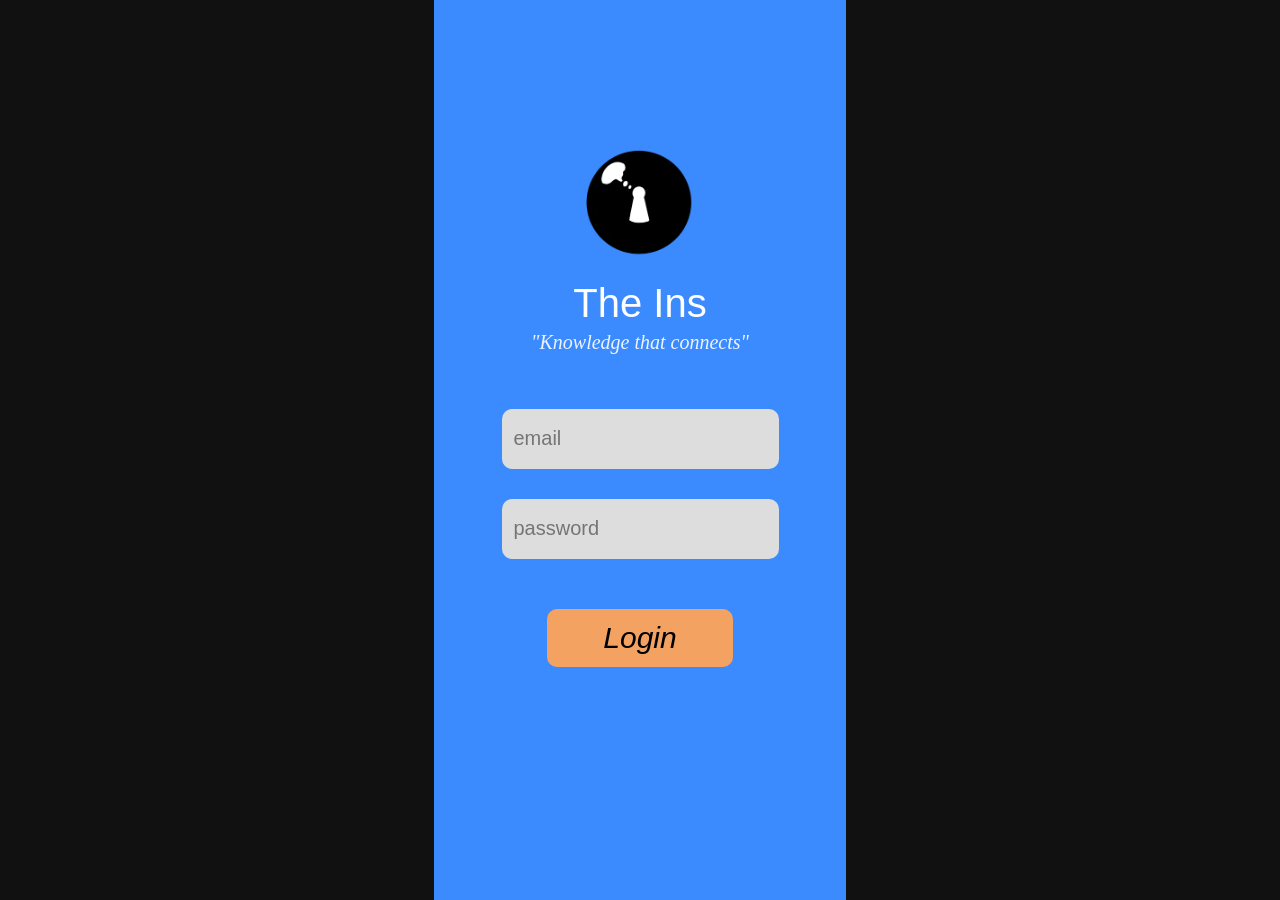
<file: index.html>
<!DOCTYPE html>
<html lang="en">
<head>
    <meta charset="UTF-8">
    <meta name="viewport" content="width=device-width, initial-scale=1.0">
    <title>LogIn</title>
    <link rel="stylesheet" href="style.css">
</head>
<body>
<div class="container">
  <div class="login-box">
    <img src="logo.png">

    <h1>The Ins</h1>
    <p class="sub">"Knowledge that connects"</p>

    <input type="email" placeholder="email">
    <input type="password" placeholder="password">

    <button onclick="logs()">Login</button>
  </div>
</div>

<script src="script.js"></script>
</body>
</html>
</file>
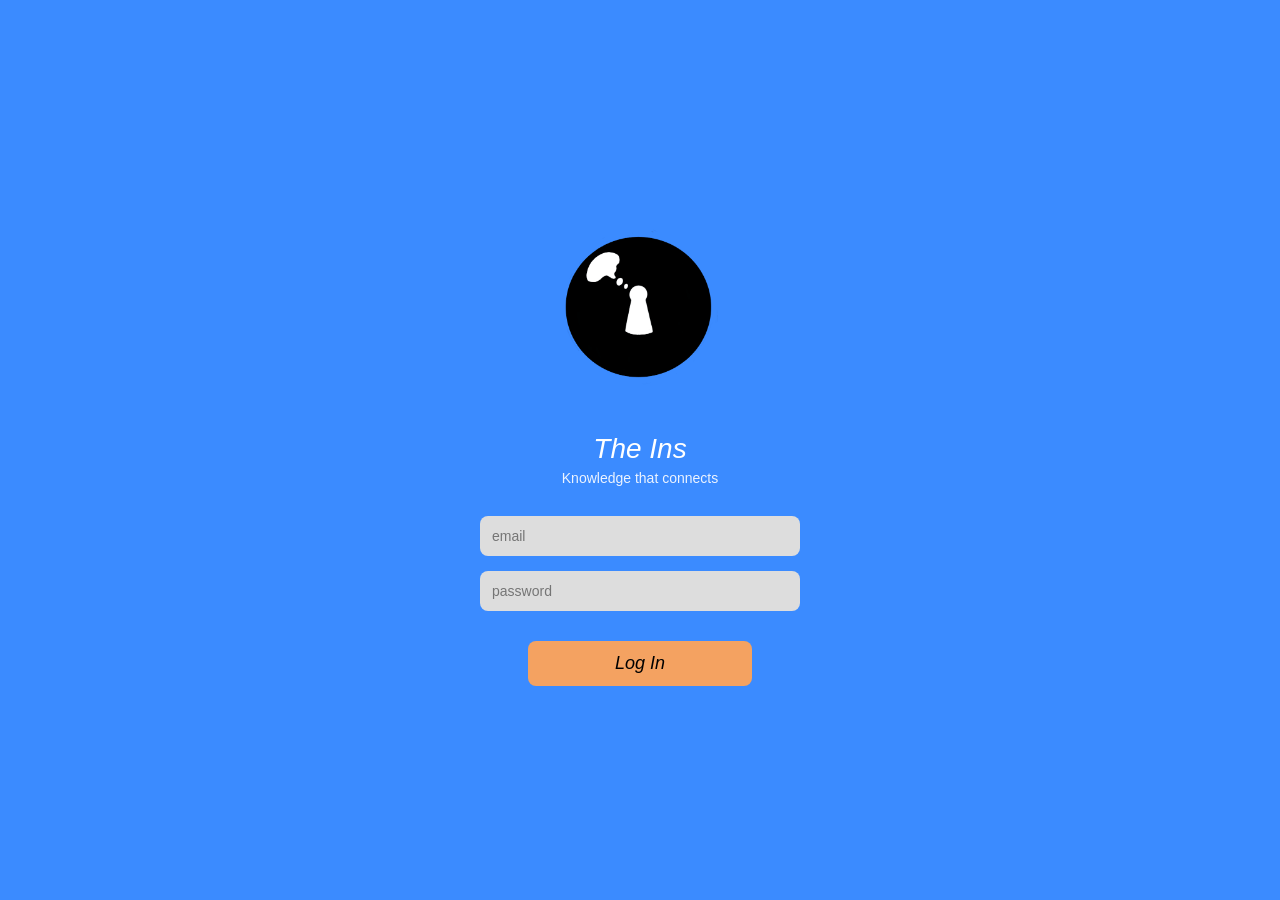
<file: TheIns/index.html>
<!DOCTYPE html>
<html lang="en">
<head>
    <meta charset="UTF-8">
    <meta name="viewport" content="width=device-width, initial-scale=1.0">
    <title>Login</title>
     <link rel="stylesheet" href="index.css">
</head>
<body>
    <div class="container"> 
        <img src="logo.png"> 
        <p>The Ins</p> 
        <p>Knowledge that connects</p> 
        <input type="email" id="username" name="username" placeholder="email"> 
        <input type="text" id="pass" name="pass" placeholder="password">
         <button>Log In</button> </div>
</body>
</html>
</file>
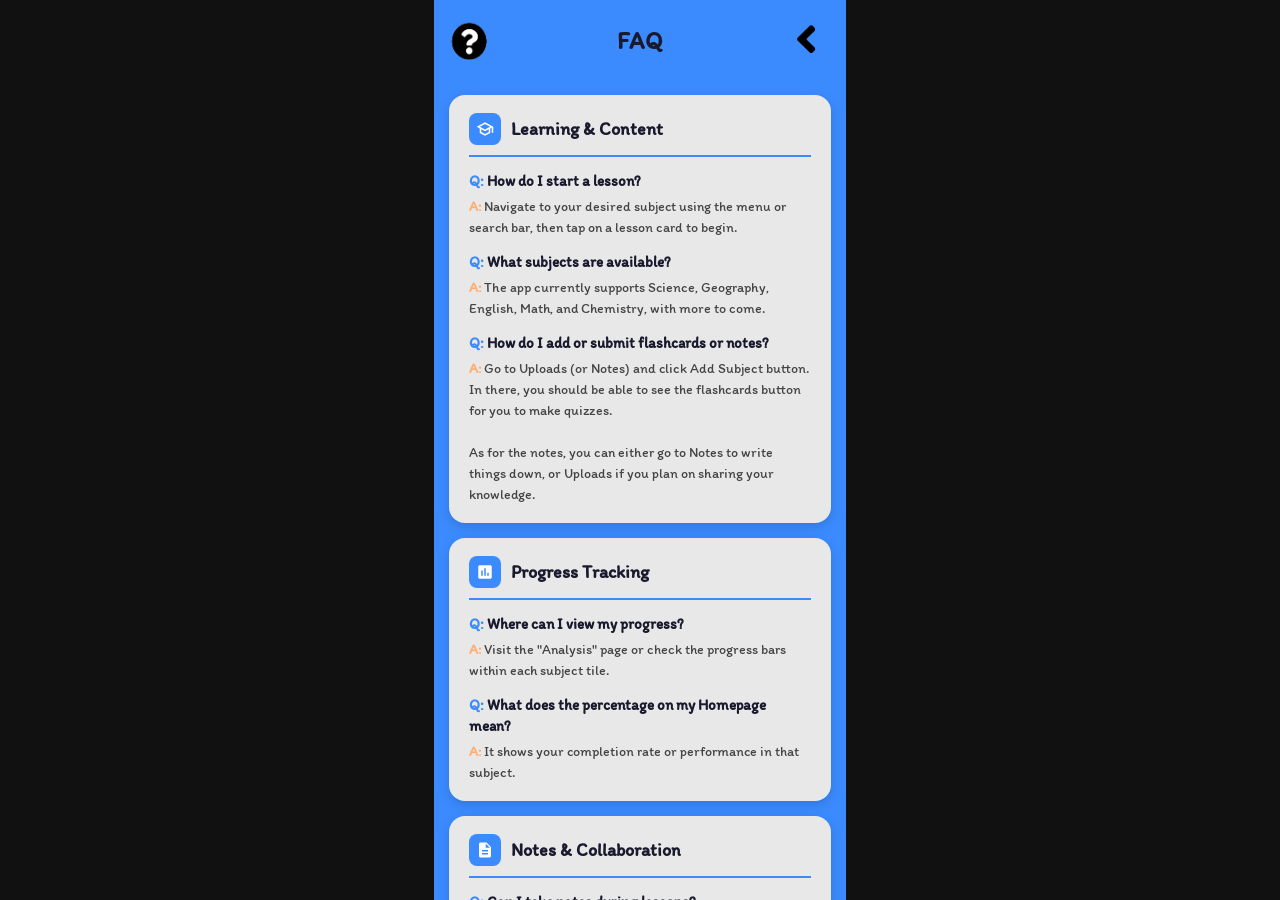
<file: faq.html>
<!DOCTYPE html>
<html lang="en">
<head>
    <meta charset="UTF-8">
    <meta name="viewport" content="width=device-width, initial-scale=1.0">
    <title>FAQ</title>
    <link href="https://fonts.googleapis.com/css2?family=Itim&display=swap" rel="stylesheet">
    <link rel="stylesheet" href="style2.css">
    <style>
        .container {
            background: #3B8BFF;
        }
        
        /* ========== TOP BAR ========== */
        .faq-top-bar {
            height: 80px;
            background: #3B8BFF;
            display: flex;
            align-items: center;
            justify-content: space-between;
            padding: 0 15px;
            flex-shrink: 0;
            position: relative;
        }
        
        .faq-top-bar .faq-logo {
            width: 44px;
            height: 44px;
            border-radius: 50%;
            display: flex;
            align-items: center;
            justify-content: center;
            flex-shrink: 0;
        }
        
        .faq-top-bar .faq-logo img {
            width: 70px;
            height: 70px;
            object-fit: contain;
        }
        
        .faq-top-bar .faq-title {
            position: absolute;
            left: 50%;
            transform: translateX(-50%);
            font-size: 24px;
            font-weight: bold;
            color: #1a1a2e;
            font-family: 'Itim', cursive;
            letter-spacing: 1px;
        }
        
        .faq-top-bar .back-btn {
            width: 44px;
            height: 44px;
            background: transparent;
            border: none;
            display: flex;
            align-items: center;
            justify-content: center;
            cursor: pointer;
            flex-shrink: 0;
        }
        
        .faq-top-bar .back-btn img {
            width: 50px;
            height: 50px;
            object-fit: contain;
            filter: brightness(0);
        }
        
        /* ========== CONTENT AREA ========== */
        .faq-content {
            flex: 1;
            padding: 15px;
            overflow-y: auto;
            display: flex;
            flex-direction: column;
            gap: 15px;
            background: #3B8BFF;
        }
        
        .faq-content::-webkit-scrollbar {
            display: none;
        }
        
        /* ========== FAQ CARD ========== */
        .faq-card {
            background: #e8e8e8;
            border-radius: 16px;
            padding: 18px 20px;
            box-shadow: 0 4px 12px rgba(0,0,0,0.15);
            flex-shrink: 0;
        }
        
        .faq-card-header {
            display: flex;
            align-items: center;
            gap: 10px;
            margin-bottom: 14px;
            padding-bottom: 10px;
            border-bottom: 2px solid #3B8BFF;
        }
        
        .faq-card-header .section-icon {
            width: 32px;
            height: 32px;
            background: #3B8BFF;
            border-radius: 8px;
            display: flex;
            align-items: center;
            justify-content: center;
            flex-shrink: 0;
        }
        
        .faq-card-header .section-icon svg {
            width: 18px;
            height: 18px;
            fill: white;
        }
        
        .faq-card-header h2 {
            font-size: 18px;
            font-weight: bold;
            color: #1a1a2e;
            font-family: 'Itim', cursive;
            margin: 0;
        }
        
        .qa-pair {
            margin-bottom: 14px;
        }
        
        .qa-pair:last-child {
            margin-bottom: 0;
        }
        
        .question {
            font-size: 15px;
            font-weight: bold;
            color: #1a1a2e;
            font-family: 'Itim', cursive;
            margin-bottom: 4px;
            line-height: 1.4;
        }
        
        .question::before {
            content: "Q: ";
            color: #3B8BFF;
        }
        
        .answer {
            font-size: 14px;
            color: #444;
            font-family: 'Itim', cursive;
            line-height: 1.5;
        }
        
        .answer::before {
            content: "A: ";
            color: #FFAE71;
            font-weight: bold;
        }
    </style>
</head>
<body>

<div class="container">

    <!-- TOP BAR -->
    <div class="faq-top-bar">
        <div class="faq-logo">
            <img src="FAQIcon.png" alt="FAQ">
        </div>
        <div class="faq-title">FAQ</div>
        <button class="back-btn" onclick="window.location.href='homepage.php'">
            <img src="back.png" alt="Back">
        </button>
    </div>

    <!-- CONTENT -->
    <div class="faq-content">
    
        <!-- CARD 1 -->
        <div class="faq-card">
            <div class="faq-card-header">
                <div class="section-icon">
                    <svg viewBox="0 0 24 24"><path d="M12 3L1 9l4 2.18v6L12 21l7-3.82v-6l2-1.09V17h2V9L12 3zm6.82 6L12 12.72 5.18 9 12 5.28 18.82 9zM17 15.99l-5 2.73-5-2.73v-3.72L12 15l5-2.73v3.72z"/></svg>
                </div>
                <h2>Learning & Content</h2>
            </div>
            <div class="qa-pair">
                <div class="question">How do I start a lesson?</div>
                <div class="answer">Navigate to your desired subject using the menu or search bar, then tap on a lesson card to begin.</div>
            </div>
            <div class="qa-pair">
                <div class="question">What subjects are available?</div>
                <div class="answer">The app currently supports Science, Geography, English, Math, and Chemistry, with more to come.</div>
            </div>
            <div class="qa-pair">
                <div class="question">How do I add or submit flashcards or notes?</div>
                <div class="answer">Go to Uploads (or Notes) and click Add Subject button. In there, you should be able to see the flashcards button for you to make quizzes.
                   <br> <br> As for the notes, you can either go to Notes to write things down, or Uploads if you plan on sharing your knowledge.
                </div>
            </div>
        </div>
        
        <!-- CARD 2 -->
        <div class="faq-card">
            <div class="faq-card-header">
                <div class="section-icon">
                    <svg viewBox="0 0 24 24"><path d="M19 3H5c-1.1 0-2 .9-2 2v14c0 1.1.9 2 2 2h14c1.1 0 2-.9 2-2V5c0-1.1-.9-2-2-2zM9 17H7v-7h2v7zm4 0h-2V7h2v10zm4 0h-2v-4h2v4z"/></svg>
                </div>
                <h2>Progress Tracking</h2>
            </div>
            <div class="qa-pair">
                <div class="question">Where can I view my progress?</div>
                <div class="answer">Visit the "Analysis" page or check the progress bars within each subject tile.</div>
            </div>
            <div class="qa-pair">
                <div class="question">What does the percentage on my Homepage mean?</div>
                <div class="answer">It shows your completion rate or performance in that subject.</div>
            </div>
        </div>
        
        <!-- CARD 3 -->
        <div class="faq-card">
            <div class="faq-card-header">
                <div class="section-icon">
                    <svg viewBox="0 0 24 24"><path d="M14 2H6c-1.1 0-1.99.9-1.99 2L4 20c0 1.1.89 2 1.99 2H18c1.1 0 2-.9 2-2V8l-6-6zm2 16H8v-2h8v2zm0-4H8v-2h8v2zm-3-5V3.5L18.5 9H13z"/></svg>
                </div>
                <h2>Notes & Collaboration</h2>
            </div>
            <div class="qa-pair">
                <div class="question">Can I take notes during lessons?</div>
                <div class="answer">Yes, head to the "Notes" section to write and save your thoughts or answers.</div>
            </div>
            <div class="qa-pair">
                <div class="question">Can I share notes with others?</div>
                <div class="answer">This feature may be part of future releases. For now, notes are saved locally to your account, and you can only share them by publishing in the Uploads section.</div>
            </div>
        </div>
        
        <!-- CARD 4 -->
        <div class="faq-card">
            <div class="faq-card-header">
                <div class="section-icon">
                    <svg viewBox="0 0 24 24"><path d="M19 5h-2V3H7v2H5c-1.1 0-2 .9-2 2v1c0 2.55 1.92 4.63 4.39 4.94A5.01 5.01 0 0011 15.9V19H7v2h10v-2h-4v-3.1a5.01 5.01 0 003.61-2.96C19.08 12.63 21 10.55 21 8V7c0-1.1-.9-2-2-2zM5 8V7h2v3.82C5.84 10.4 5 9.3 5 8zm14 0c0 1.3-.84 2.4-2 2.82V7h2v1z"/></svg>
                </div>
                <h2>Leaderboard & Motivation</h2>
            </div>
            <div class="qa-pair">
                <div class="question">How does the leaderboard work?</div>
                <div class="answer">The leaderboard ranks users based on lesson completion and quiz performance.</div>
            </div>
            <div class="qa-pair">
                <div class="question">How can I improve my rank?</div>
                <div class="answer">Focus on finishing lessons and scoring well on quizzes.</div>
            </div>
        </div>
        
        <!-- CARD 5 -->
        <div class="faq-card">
            <div class="faq-card-header">
                <div class="section-icon">
                    <svg viewBox="0 0 24 24"><path d="M12 22c1.1 0 2-.9 2-2h-4c0 1.1.9 2 2 2zm6-6v-5c0-3.07-1.63-5.64-4.5-6.32V4c0-.83-.67-1.5-1.5-1.5s-1.5.67-1.5 1.5v.68C7.64 5.36 6 7.92 6 11v5l-2 2v1h16v-1l-2-2zm-2 1H8v-6c0-2.48 1.51-4.5 4-4.5s4 2.02 4 4.5v6z"/></svg>
                </div>
                <h2>Notifications & Updates</h2>
            </div>
            <div class="qa-pair">
                <div class="question">What are the "Updates" and "Missing" tabs for?</div>
                <div class="answer">For Updates, they show new content uploads and quizzes. For Missing, they notify any missed lectures and quizzes.</div>
            </div>
        </div>
        
    </div>

</div>

</body>
</html>
</file>
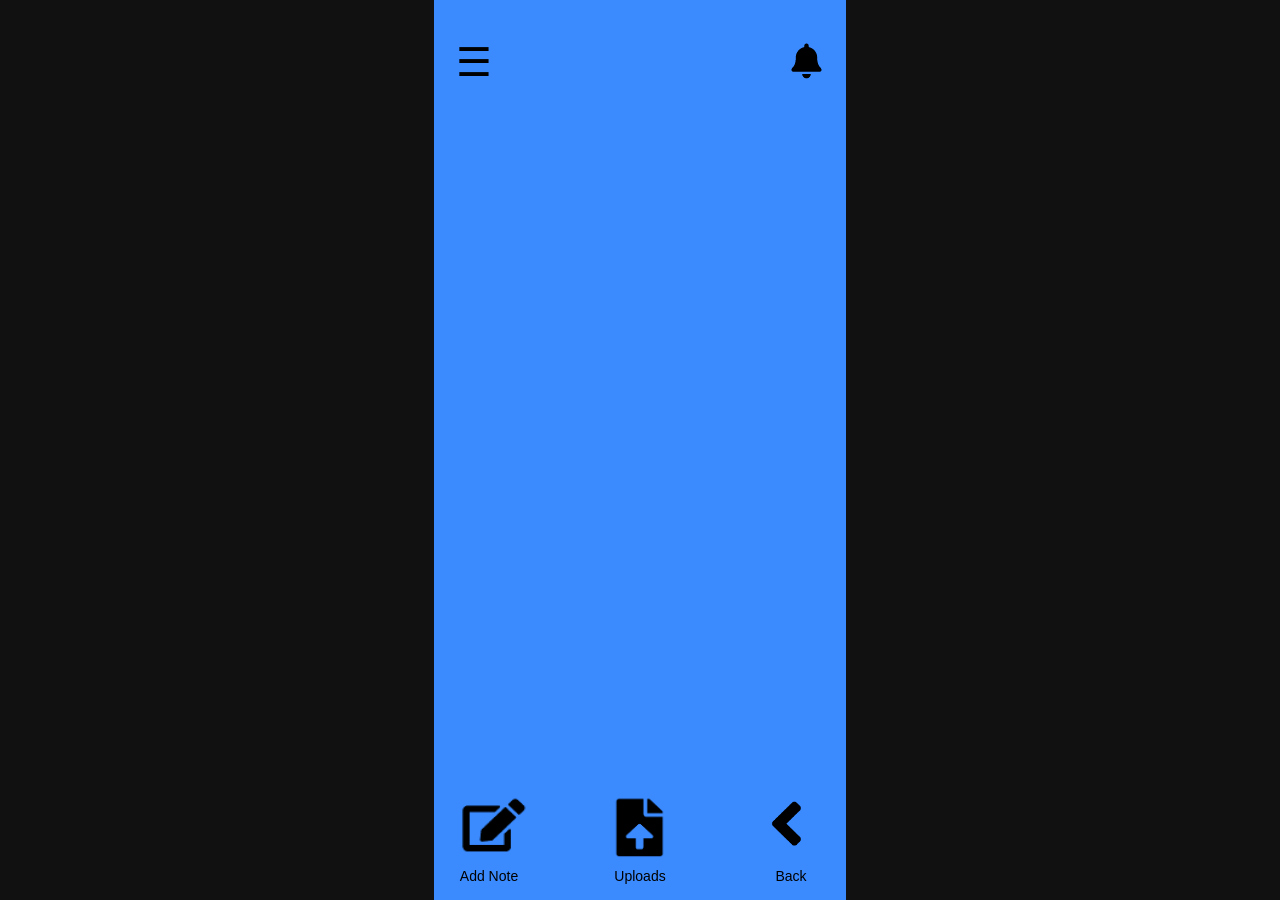
<file: notes.html>
<!DOCTYPE html>
<html lang="en">
<head>
  <meta charset="UTF-8">
  <meta name="viewport" content="width=device-width, initial-scale=1.0">
  <title>notes</title>
  <link rel="stylesheet" href="style.css">
</head>
<body>

<div class="container">

  <!-- NAV -->
  <nav class="nav">
    <span class="hamburger">&#9776;</span>
    <img src="bell.png" class="bell">
  </nav>

  <!-- SIDEBAR -->
  <div class="nav-links">
    <div class="top-icons">
      <img src="FAQIcon.png" class="help">
      <img src="back.png" class="back">
    </div>

    <label for="imageInput">
      <img id="preview" src="acc.png" alt="Upload Image">
    </label>

   <input type="file" id="imageInput" accept="image/*" hidden>

    <h3>insert username</h3>
    <p>username@gmail.com</p>

    <a href="homepage.html">Home</a>
    <a href="#">Notes</a>
    <a href="#">Analytics</a>
    <a href="#">Leaderboard</a>
    <a href="settings.html">Settings</a>
    <a href="index.html">Log out</a>
  </div>

  <!-- OVERLAY -->
  <div class="overlay"></div>

  <!-- CONTENT (for future cards) -->
  <div class="content"></div>

  <!-- BOTTOM BAR -->
  <div class="bottom-notes">
  <div class="item">
    <button onclick="addnote()"><img src="addnote.png"></button>
    <p>Add Note</p>
  </div>

  <div class="item">
     <button onclick="upload()"><img src="uploaded.png"></button>
    <p>Uploads</p>
  </div>

  <div class="item">
   <button onclick="goBack()"><img src="back.png"></button> 
    <p>Back</p>
  </div>

</div>
  </div>

</div>

<script src="script.js"></script>
</body>
</html>
</file>
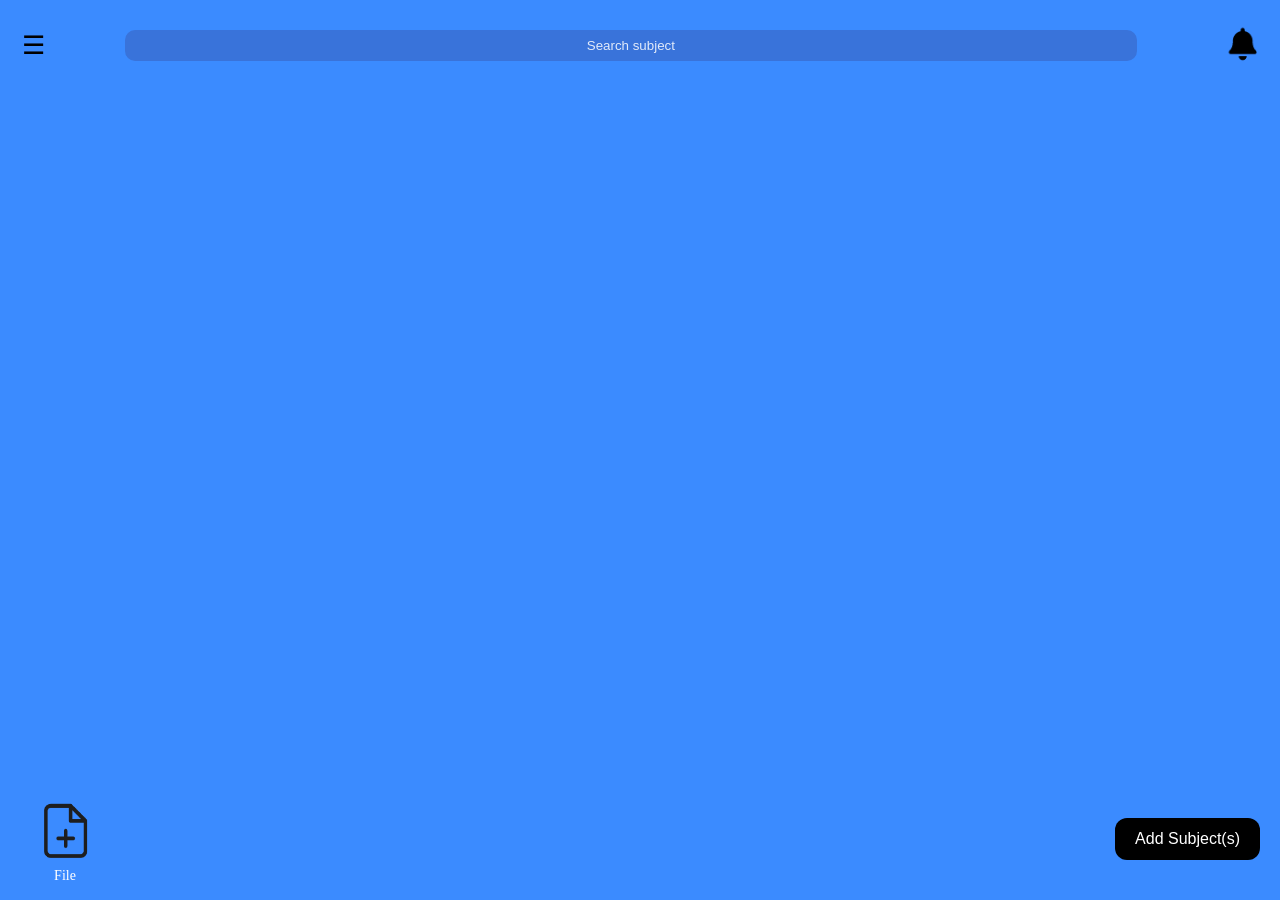
<file: TheIns/homepage.html>
<!DOCTYPE html>
<html lang="en">
<head>
  <meta charset="UTF-8">
  <meta name="viewport" content="width=device-width, initial-scale=1.0">
  <title>Lectures</title>
  <link rel="stylesheet" href="style.css">
</head>
<body>

<div class="container">

  <!-- NAV -->
  <nav class="nav">
    <span class="hamburger">&#9776;</span>
    <input type="text" id="searchInput" placeholder="Search subject">
    <img src="bell.png" class="bell">
  </nav>

  <!-- SIDEBAR -->
  <div class="nav-links">
    <div class="top-icons">
      <img src="FAQIcon.png" class="help">
      <img src="back.png" class="back">
    </div>

    <a href="#">Home</a>
    <a href="#">Notes</a>
    <a href="#">Analytics</a>
    <a href="#">Leaderboard</a>
    <a href="#">Settings</a>
    <a href="#">Log out</a>
  </div>

  <!-- OVERLAY -->
  <div class="overlay"></div>

  <!-- CONTENT (for future cards) -->
  <div class="content"></div>

  <!-- BOTTOM BAR -->
  <div class="bottom">
    <div class="file-section">
      <img src="file.png">
      <p>File</p>
    </div>

    <button>Add Subject(s)</button>
  </div>

</div>

<script src="script.js"></script>
</body>
</html>
</file>
<file: style.css>
* {
      margin: 0;
      padding: 0;
      box-sizing: border-box;
      font-family: 'Inria Sans', sans-serif;
      font-weight: 400; 
    }
   
body {
  margin: 0;
  background: #111;
}

.container {
  width: 100%;
  height: 100vh;
  max-width: 412px;
  margin: 0 auto;
  background: #3B8BFF;
  position: relative;
  overflow: hidden;
}

.hamburger {
  font-size: 40px;
  cursor: pointer;
  margin-left: 10px;
  flex-shrink: 0;
}

/* ========== FIXED NAV ========== */
.nav {
  display: flex;
  align-items: center;
  justify-content: space-between;
  gap: 10px;
  padding: 12px;
  margin-top: 20px;
}

/* Hamburger stays left */
.hamburger {
  font-size: 40px;
  cursor: pointer;
  flex-shrink: 0;
  z-index: 2;
  margin-left: 10px;
}

/* Search bar centers in the middle space */
#searchInput {
  flex: 1;
  max-width: 260px;
  padding: 8px 12px;
  border-radius: 10px;
  border: none;
  background: #3973DA;
  color: white;
  text-align: center;
}

#searchInput::placeholder {
  color: rgba(255, 255, 255, 0.85);
  text-align: center;
}

/* Bell wrapper stays right */
.bell-wrapper {
  position: relative;
  display: flex;
  align-items: center;
  justify-content: center;
  flex-shrink: 0;
  z-index: 2;
  cursor: pointer;
}

.bell {
  width: 50px;
  height: 60px;
  object-fit: contain;
}

.notif-dot {
  position: absolute;
  top: 2px;
  right: 2px;
  width: 10px;
  height: 10px;
  background: #FF4444;
  border-radius: 50%;
  display: none;
}

.notif-dot.active {
  display: block;
}

/* MENU */
.nav-links {
  position: absolute;
  top: 0;
  left: -100%;
  width: 75%;
  max-width: 300px;
  height: 100vh;
  background: #f2f2f2;
  display: flex;
  flex-direction: column;
  padding: 20px 15px;
  gap: 10px;
  transition: 0.3s ease;
  z-index: 1000;
  font-style: italic;
}

.nav-links a:last-child {
  margin-top: 0;
  padding-bottom: 15px;
  border-bottom: 1px solid #aaa;
}

.nav-links.active {
  left: 0;
}

/* TOP ICONS */
.top-icons {
  display: flex;
  justify-content: space-between;
  align-items: center;
}

.top-icons img {
  width: 55px;
  height: 50px;
  cursor: pointer;
}

/* PROFILE SECTION */
.nav-links label {
  display: block;
  text-align: center;
  margin-top: 10px;
}

#preview {
  width: 90px;
  height: 90px;
  border-radius: 50%;
  object-fit: cover;
  cursor: pointer;
}

#preview:hover {
  opacity: 0.7;
}

/* NAME + EMAIL */
.nav-links h3 {
  text-align: center;
  margin-top: 10px;
  font-size: 20px;
}

.nav-links p {
  text-align: center;
  font-size: 15px;
  color: gray;
  margin-bottom: 15px;
}

/* MENU LINKS */
.nav-links a {
  text-decoration: none;
  color: #222;
  font-size: 20px;
  padding: 12px 0;
  border-top: 1px solid #bbb;
}

.nav-links a:last-child {
  border-bottom: 1px solid #bbb;
}

.bottom {
  position: absolute;
  bottom: 0;
  left: 0;
  width: 100%;
  display: flex;
  justify-content: space-between;
  align-items: center;
  padding: 16px 20px; 
  background: #3B8BFF;
  z-index: 100;
}

.bottom-notes {
  position: absolute;
  bottom: 0;
  left: 0;
  width: 100%;
  display: flex;
  justify-content: space-between;
  align-items: center;
  padding: 16px 15px; 
  background: #3B8BFF;
  z-index: 100;
}

.file-section {
  display: flex;
  flex-direction: column;
  align-items: center;
  color: white;
}

.file-section img {
  width: 80px;
  height: 70px;
  margin-bottom: 5px;
}

.bottom-notes img {
  width: 80px;
  height: 70px;
  margin-bottom: 5px;
}

.file-section p, .bottom-notes p {
  font-size: 14px;
}

.bottom button {
  padding: 12px 20px;
  background: black;
  color: white;
  border: none;
  border-radius: 12px;
  font-size: 16px;
  cursor: pointer;
}

.bottom-add-section {
  position: fixed;
  bottom: 0;
  width: 100%;
  max-width: 412px;
  left: 50%;
  transform: translateX(-50%);
  background: #3B8BFF;
  display: flex;
  justify-content: space-around;
  padding: 10px 0;
}

.bottom-add-section .item {
  display: flex;
  flex-direction: column;
  align-items: center;
  justify-content: center;
}

.bottom-add-section img {
  width: 80px;
  height: 70px;
  object-fit: contain;
}

.bottom-add-section p {
  margin-top: 5px;
  font-size: 14px;
  color: white;
}

.bells {
  margin-left: 210px;
  width: 50px;
  z-index: 2;
  height: 60px;
  flex-shrink: 0;
}

.back, .back-btn {
  margin-left: auto;
  width: 60px;
  z-index: 2;
  height: 60px;
  flex-shrink: 0;
}

.back-btn img {
  width: 100%;
  height: 100%;
  object-fit: contain;
}

.back img {
  width: 100%;
  height: 100%;
  object-fit: contain;
}

.bottom-file-section {
  position: fixed;
  bottom: 0;
  width: 100%;
  max-width: 412px;
  left: 50%;
  transform: translateX(-50%);
  background: #3B8BFF;
  display: flex;
  justify-content: space-around;
  padding: 10px 0;
}

.item {
  display: flex;
  flex-direction: column; 
  align-items: center;
}

.bottom-file-section p {
  font-size: 14px;
  margin: 5px 0 0;
  color: #ffffff;
  font-weight: 500;
}

.bottom-file-section img {
  width: 80px;
  height: 70px;
}

button, .file-section button {
  background: none;
  border: none;
  padding: 0;
  cursor: pointer;
}

/* LOGIN PAGE */
.login-box {
  display: flex;
  flex-direction: column;
  justify-content: center;
  align-items: center; 
  height: 100%;
  padding: 20px;
}

.login-box img {
  width: 180px;
  height: 147px;
  margin-top: -100px;
}

.login-box h1 {
  font-size: 40px;
  font-family: 'Inria Sans', sans-serif;
  font-weight: 400;     
  margin-bottom: 5px;
  text-align: center;
  color: white;
}

.login-box .sub {
  font-size: 20px;
  margin-bottom: 25px;
  opacity: 0.9;
  text-align: center;
  color: white;
  font-family: 'Itim', cursive;
  font-style: italic;
}

.login-box form {
  display: flex;
  flex-direction: column;
  align-items: center; 
}

.login-box input {
  padding: 12px;
  margin-top: 30px;
  height: 60px;
  border: none;
  border-radius: 10px;
  background: #ddd;
  font-size: 20px;
}

.login-box button {
  width: 50%;
  padding: 12px;
  border: none;
  border-radius: 10px;
  background: #F4A261;
  font-size: 30px;
  font-family: 'Inria Sans', sans-serif;
  font-weight: 400; 
  font-style: italic;
  cursor: pointer;
  margin-top: 50px;
}

.subjects-container {
  position: absolute;
  top: 90px;
  bottom: 100px;
  left: 0;
  right: 0;
  overflow-y: auto;
  padding: 15px;
  display: flex;
  flex-direction: column;
  gap: 20px;
}

.subject-card {
  position: relative; 
  background: #e9e9e9;
  padding: 20px;
  margin: 0 12px;
  display: flex;
  justify-content: space-between;
  align-items: center;
}

.subjects-container::-webkit-scrollbar {
  display: none;
}

.subjects-container {
  -ms-overflow-style: none;
  scrollbar-width: none;
  padding-bottom: 70px;
}

.download-icon {
  position: absolute;
  top: 10px;
  right: 10px;
  width: 36px;
  height: 36px;
  border-radius: 50%;
  display: flex;
  align-items: center;
  justify-content: center;
}

.download-icon img {
  width: 50px;
  height: 50px;
}

.card-left h2 {
  margin: 0;
  font-size: 24px;
  font-weight: 500;
}

.card-left p {
  font-family: 'Itim', cursive;
}

.card-left {
  font-family: 'itim', cursive;
}

.uploaded {
  font-size: 13px;
  margin: 8px 0;
}

.study-btn {
  background: #3B8BFF;
  color: white;
  border: none;
  padding: 12px 18px;
  border-radius: 8px;
  margin-top: 10px;
  font-size: 14px;
  cursor: pointer;
}

.card-right {
  text-align: center;
}

.progress {
  color: #F4A261;
  font-size: 22px;
  margin-top: 5px;
}

.subject-top-card {
  background: #e9e9e9;
  border-radius: 12px;
  padding: 15px;
  display: flex;
  justify-content: space-between;
  align-items: center;
}

.top-left h2 {
  font-size: 24px;
}

.uploaded {
  font-family: 'Itim', cursive;
  font-size: 14px;
  margin-top: 5px;
}

.progress {
  color: #F4A261;
  font-size: 22px;
  margin-top: 5px;
}

.subject-main-cards {
  background: #e9e9e9;
  border-radius: 12px;
  padding: 20px;
  display: flex;
  gap: 15px;
}

.icon-side {
  font-size: 50px;
  color: #F4A261;
}

.text-side h3 {
  font-size: 22px;
  margin-bottom: 10px;
}

.text-side p, .text-sides p {
  font-size: 14px;
  line-height: 1.6;
}

.folders {
  display: flex;
  gap: 8px;
  padding: 10px 15px;
  overflow-x: scroll;
  overflow-y: visible;
  -webkit-overflow-scrolling: touch;
  scroll-behavior: auto;
}

.folders::-webkit-scrollbar {
  display: none;
}

.folder {
  min-width: 90px;
  flex-shrink: 0;
  text-align: center;
  color: white;
  font-family: 'Itim', cursive;
}

.folder img {
  width: 70px;
  height: 60px;
  display: block;
  margin: 0 auto 5px;
}

.notes-container {
  position: absolute;
  top: 120px;
  bottom: 100px;
  left: 0;
  right: 0;
  overflow-y: auto;
  padding: 10px 15px;
  display: flex;
  flex-direction: column;
  gap: 20px;
}

.notes-container::-webkit-scrollbar {
  display: none;
}

.note-card {
  background: #e9e9e9;
  border-radius: 12px;
  padding: 20px;
  margin: 25px;
  height: 150px;
  font-family: 'Itim', cursive;
  font-size: 18px;
  line-height: 1.4;
  box-shadow: 0 3px 6px rgba(0,0,0,0.1);
}

.subject-top .right {
  flex-shrink: 0;
  display: flex;
  align-items: center;
  justify-content: center;
  max-width: 40%;
}

.subject-image {
  width: 100px;
  height: 100px;
  object-fit: cover;
  border-radius: 50%;
}

.subject-top {
  background: #e9e9e9;
  border-radius: 10px;
  padding: 15px;
  display: flex;
  justify-content: space-between;
  align-items: center;
  overflow: hidden; 
}

.subject-top h2 {
  font-size: 26px;
}

.subject-top p {
  font-family: 'Itim', cursive;
  font-size: 14px;
}

.subject-body {
  padding: 10px 0px 100px;
}

.upload-label img {
  width: 80px;
}

.upload-label p {
  margin-top: 5px;
  font-size: 14px;
}

.upload-btn {
  margin-top: 15px;
  padding: 10px 20px;
  background: #3B8BFF;
  color: white;
  border: none;
  border-radius: 8px;
  cursor: pointer;
}

.subject-input {
  border: none;
  background: transparent;
  font-size: 26px;
  width: 100%;
  outline: none;
  font-family: 'Inria Sans', sans-serif;
}

.upload-center {
  text-align: center;
  cursor: pointer;
  margin-bottom: 30px;
}

.upload-center img {
  width: 70px;
}

.upload-box {
  background: #e9e9e9;
  padding: 20px;
  border-radius: 15px;
  display: flex;
  flex-direction: column;
  align-items: center;
  max-height: 300px;
  overflow: hidden; 
}

.upload-box textarea:focus {
  text-align: left;
}

.upload-box textarea {
  width: 100%;
  height: 120px;
  border: none;
  outline: none;
  resize: none;
  background: transparent;
  font-size: 18px;
  font-family: 'Itim', cursive;
  text-align: center;
  padding: 10px;
  overflow-y: auto;
  box-sizing: border-box;
  word-break: break-all;
  overflow-wrap: break-word;
}

.modal {
  position: fixed;
  top: 0;
  left: 0;
  width: 100%;
  height: 100%;
  background: rgba(0,0,0,0.4);
  display: none;
  justify-content: center;
  align-items: flex-end;
  z-index: 999;
}

.modal-content {
  width: 100%;
  max-width: 412px;
  height: 90%;
  background: #fff;
  border-radius: 20px 20px 0 0;
  position: relative;
}

.search-box {
  padding: 20px;
}

.search-box input {
  width: 100%;
  padding: 12px;
  border-radius: 10px;
  border: none;
  background: #ddd;
}

.subject-list {
  padding: 10px 20px 80px;
  overflow-y: auto;
  height: calc(100% - 100px);
}

.subject-item {
  margin-bottom: 20px;
  cursor: pointer;
}

.subject-item h3 {
  margin: 0;
}

.subject-item p {
  color: gray;
}

.bottom-arrow {
  position: absolute;
  bottom: 10px;
  width: 100%;
  text-align: center;
  font-size: 35px;
  cursor: pointer;
}

.content-scroll {
  position: absolute;
  top: 80px;
  bottom: 90px;
  left: 0;
  right: 0;
  overflow-y: auto;
  padding-bottom: 20px;
}

.drafts-container {
  position: absolute;
  top: 200px;
  bottom: 120px;
  left: 0;
  right: 0;
  overflow-y: auto;
  padding: 15px;
  display: flex;
  flex-direction: column;
  gap: 20px;
}

.drafts-container::-webkit-scrollbar {
  display: none;
}

.draft-card {
  background: #e9e9e9;
  padding: 20px;
  position: relative;
}

.draft-download {
  position: absolute;
  top: 8px;
  right: 10px;
  width: 52px;
  height: 50px;
}

.draft-content {
  display: flex;
  justify-content: space-between;
  align-items: center;
}

.draft-left h3 {
  font-size: 26px;
  margin: 0;
}

.draft-author {
  margin: 10px 0;
  font-size: 14px;
  font-family: 'Itim', cursive;
}

.draft-left-btns {
  display: flex;
  flex-direction: column;
  gap: 10px;
  align-items: flex-start;
}

.draft-right {
  display: flex;
  flex-direction: column;
  align-items: center;
  gap: 15px;
}

.draft-icon {
  width: 80px;
  height: 80px;
}

.btn-read,
.btn-delete,
.btn-unpublish {
  background: #3B8BFF;
  color: white;
  border: none;
  padding: 10px 16px;
  border-radius: 10px;
  cursor: pointer;
  font-size: 14px;
}

.btn-unpublish {
  padding: 10px 20px;
}

.draft-right-btn {
  display: flex;
}

.btn-read,
.btn-delete,
.btn-unpublish {
  width: 120px;
  text-align: center;
}

.subject-content {
  position: absolute;
  top: 90px;
  bottom: 100px;
  left: 0;
  right: 0;
  padding: 15px;
  display: flex;
  flex-direction: column;
  gap: 15px;
  overflow-y: auto;
  padding-bottom: 50px;
  -ms-overflow-style: none;
  scrollbar-width: none;
}

.subject-content::-webkit-scrollbar {
  display: none;
}

.add-btn-wrapper {
  display: none;
}

.top-left {
  display: flex;
  flex-direction: column;
  gap: 8px;
  flex: 1;
  min-width: 0;
}

.subject-title-input {
  font-size: 26px;
  font-weight: 600;
  border: none;
  background: transparent;
  outline: none;
}

.uploaded {
  font-size: 14px;
  font-family: 'Itim', cursive;
}

.top-right {
  display: flex;
  align-items: center;
  justify-content: center;
  flex-shrink: 0;
}

.subject-icon {
  width: 70px;
  height: 70px;
  object-fit: cover;
  border-radius: 50%;
  background: transparent;
  padding: 5px;
  max-width: 100%;
}

#cardContainer {
  display: flex;
  flex-direction: column;
  gap: 20px;
  margin-top: 5px;
}

.subject-main-card {
  background: #e9e9e9;
  border-radius: 16px;
  padding: 20px;
  display: flex;
  flex-direction: column;
  align-items: center;
  text-align: center;
  gap: 12px;
  width: 100%;
  max-width: 100%;
  position: relative;
}

.delete-card-btn {
  position: absolute;
  top: 8px;
  right: 8px;
  width: 28px;
  height: 28px;
  background: red;
  color: white;
  border: none;
  border-radius: 50%;
  display: none;
  cursor: pointer;
}

.edit-mode .delete-card-btn {
  display: flex;
  align-items: center;
  justify-content: center;
}

.card-image-preview {
  max-width: 100%;
  height: auto;
  object-fit: cover;
  border-radius: 12px;
}

.edit-mode .card-image-label {
  pointer-events: auto;
}

.card-title {
  width: 100%;
  font-size: 18px;
  font-weight: bold;
  text-align: center;
  box-sizing: border-box;
  border: none;
  border-bottom: 1px solid #ccc;
  background: transparent;
  outline: none;
}

.fake-desc {
  width: 100%;
  font-size: 16px;
  font-family: 'Itim', cursive;
  text-align: center;
  line-height: 1.5;
  max-height: none;
  overflow: visible;
  box-sizing: border-box;
}

.fake-desc ul,
.fake-desc ol {
  text-align: left;
  padding-left: 20px;
  margin: 4px 0;
  width: 100%;
  box-sizing: border-box;
}

.fake-desc li {
  text-align: left;
}

.edit-mode .subject-title-input {
  border-bottom: 2px solid black;
}

.edit-mode .fake-desc {
  border: 1px dashed #666;
  padding: 8px;
  border-radius: 6px;
}

.notesv2-container {
  position: absolute;
  top: 80px;
  bottom: 90px;
  left: 0;
  right: 0;
  display: flex;
  flex-direction: column;
  overflow: hidden;
}

.notesv2-folders {
  display: flex;
  flex-direction: row;
  flex-wrap: nowrap;
  overflow-x: auto;
}

.notesv2-folders::-webkit-scrollbar {
  display: none;
}

.notesv2-folder,
.notesv2-add {
  min-width: 90px;
  text-align: center;
  color: white;
  flex-shrink: 0;
}

.notesv2-folder img,
.notesv2-add img {
  width: 70px;
  height: 60px;
}

.notesv2-list {
  flex: 1;
  overflow-y: auto;
  padding: 10px 16px 140px 16px;
  display: flex;
  flex-direction: column;
  gap: 15px;
  min-height: 0;
}

.notesv2-list::-webkit-scrollbar {
  display: none;
}

.notesv2-card {
  background: white;
  border-radius: 14px;
  padding: 0;
  font-family: 'Inria Sans', sans-serif;
  box-shadow: 0 4px 10px rgba(0,0,0,0.12);
  overflow: hidden;
  cursor: pointer;
  transition: transform 0.15s ease;
  min-height: 200px;
  word-break: break-word;
  overflow-wrap: break-word;
  margin: 0 12px 16px 12px;
  display: flex;
  flex-direction: column;
}

.notesv2-delete-btn {
  position: absolute;
  top: 0;
  right: 5px;
  background: red;
  color: white;
  border-radius: 50%;
  width: 20px;
  height: 20px;
  display: none;
}

.notesv2-folder.show-delete .notesv2-delete-btn {
  display: block;
}

.notesv2-folder {
  position: relative;
}

.notesv2-card.selected {
  outline: 3px solid #F4A261;
  background: #fff3e6;
}

.modales {
  position: fixed;
  top: 0;
  left: 0;
  width: 100%;
  height: 100%;
  display: none;
  justify-content: center;
  align-items: center;
  background: rgba(0,0,0,0.4);
  z-index: 9999;
}

.modal-contentss {
  background: #fff;
  padding: 20px;
  border-radius: 10px;
  z-index: 10000;
}

.folder-option {
  padding: 12px;
  margin: 5px 0;
  background: #eee;
  cursor: pointer;
}

.folder-option:hover {
  background: #ddd;
}

.lesson-item {
  background: #e9e9e9;
  border-radius: 16px;
  padding: 20px;
  display: flex;
  flex-direction: column;
  align-items: center;
  text-align: center;
  gap: 12px;
  width: 100%;
  max-width: 100%;
  overflow: hidden;
}

.lesson-img {
  max-width: 100%;
  height: auto;
  max-height: 200px;
  object-fit: contain;
  border-radius: 12px;
  display: block;
}

.lesson-item h4 {
  width: 100%;
  font-size: 18px;
  font-weight: bold;
  text-align: center;
  margin: 0;
  word-wrap: break-word;
  overflow-wrap: break-word;
}

.lesson-item p {
  width: 100%;
  font-size: 16px;
  font-family: 'Itim', cursive;
  text-align: center;
  line-height: 1.5;
  margin: 0;
  word-wrap: break-word;
  overflow-wrap: break-word;
}

.text-side {
  width: 100%;
  display: flex;
  flex-direction: column;
  gap: 15px;
}

.text-side h3 {
  font-size: 22px;
  text-align: center;
  margin: 0;
}

/* ============================================================
   FLASHCARDS PAGE STYLES
   ============================================================ */

body.flashcards-page {
  overflow: hidden;
}

body.flashcards-page .container {
  background: #3B8BFF;
  display: flex;
  flex-direction: column;
  overflow: hidden;
}

.flashcards-page .question-counter {
  text-align: center;
  padding: 4px 0 8px;
  color: white;
  font-size: 14px;
  font-family: 'Inria Sans', sans-serif;
  flex-shrink: 0;
}

.flashcards-page .card-deck-wrapper {
  flex: 1;
  position: relative;
  overflow: hidden;
  width: 100%;
}

.flashcards-page .cards-track {
  display: flex;
  height: 100%;
  transition: transform 0.4s cubic-bezier(0.25, 0.46, 0.45, 0.94);
  will-change: transform;
}

.flashcards-page .question-slide {
  width: 100%;
  height: 100%;
  flex-shrink: 0;
  padding: 0 12px;
  display: flex;
  flex-direction: column;
  gap: 12px;
  overflow-y: auto;
  -webkit-overflow-scrolling: touch;
  box-sizing: border-box;
}

.flashcards-page .question-slide::-webkit-scrollbar {
  display: none;
}

.flashcards-page .q-card {
  background: #e9e9e9;
  border-radius: 12px;
  padding: 16px;
  display: flex;
  flex-direction: column;
  gap: 10px;
  flex-shrink: 0;
}

.flashcards-page .q-card-header {
  display: flex;
  gap: 12px;
}

.flashcards-page .q-card-header input {
  flex: 1;
  border: none;
  border-bottom: 1px solid #bbb;
  background: transparent;
  padding: 8px 4px;
  font-size: 14px;
  font-family: 'Inria Sans', sans-serif;
  outline: none;
}

.flashcards-page .q-card-header input.subject-field {
  font-weight: 600;
  color: #333;
}

.flashcards-page .q-card-header input.q-num-field {
  color: #888;
  text-align: right;
  flex: 0 0 60px;
}

.flashcards-page .q-card-header input::placeholder {
  color: #aaa;
  font-style: italic;
}

.flashcards-page .q-textarea {
  width: 100%;
  border: none;
  background: transparent;
  font-size: 20px;
  font-family: 'Inria Sans', sans-serif;
  color: #666;
  resize: none;
  outline: none;
  min-height: 60px;
}

.flashcards-page .q-textarea::placeholder {
  color: #999;
}

.flashcards-page .morph-card {
  background: #e9e9e9;
  border-radius: 12px;
  padding: 20px 16px;
  display: flex;
  flex-direction: column;
  gap: 16px;
  flex-shrink: 0;
  transition: all 0.3s ease;
  overflow: hidden;
}

.flashcards-page .morph-state {
  display: flex;
  flex-direction: column;
  gap: 16px;
  transition: opacity 0.3s ease, transform 0.3s ease;
}

.flashcards-page .morph-state.hidden {
  display: none;
}

.flashcards-page .selector-state {
  align-items: center;
}

.flashcards-page .type-label {
  font-size: 15px;
  color: #333;
  align-self: flex-start;
  font-family: 'Inria Sans', sans-serif;
  margin: 0;
}

.flashcards-page .file-upload-area {
  display: flex;
  flex-direction: column;
  align-items: center;
  gap: 6px;
  cursor: pointer;
  padding: 12px;
}

.flashcards-page .file-icon {
  width: 48px;
  height: 48px;
  color: #888;
}

.flashcards-page .file-icon svg {
  width: 100%;
  height: 100%;
}

.flashcards-page .file-label {
  font-size: 13px;
  color: #888;
  font-family: 'Inria Sans', sans-serif;
}

.flashcards-page .type-btn {
  width: 100%;
  padding: 14px;
  border: none;
  border-radius: 10px;
  font-size: 17px;
  font-family: 'Inria Sans', sans-serif;
  cursor: pointer;
  transition: 0.2s;
  background: #87CEEB;
  color: #1a1a2e;
}

.flashcards-page .type-btn:hover {
  background: #6BB6FF;
}

.flashcards-page .choices-state {
  gap: 10px;
}

.flashcards-page .morph-header {
  display: flex;
  align-items: center;
  gap: 12px;
  margin-bottom: 6px;
}

.flashcards-page .morph-back {
  color: #3B8BFF;
  font-size: 14px;
  cursor: pointer;
  font-family: 'Inria Sans', sans-serif;
  padding: 4px 8px;
  border-radius: 6px;
  transition: 0.2s;
}

.flashcards-page .morph-back:hover {
  background: rgba(59, 139, 255, 0.1);
}

.flashcards-page .morph-title {
  font-size: 15px;
  color: #333;
  font-weight: 600;
  font-family: 'Inria Sans', sans-serif;
}

.flashcards-page .choice-field {
  width: 100%;
  padding: 14px 16px;
  border: none;
  border-radius: 10px;
  background: #87CEEB;
  font-size: 15px;
  font-family: 'Inria Sans', sans-serif;
  color: #1a1a2e;
  outline: none;
  cursor: pointer;
  transition: 0.2s;
  line-height: 1.4;
  box-sizing: border-box;
}

.flashcards-page .choice-field::placeholder {
  color: #1a1a2e;
  opacity: 0.9;
}

.flashcards-page .choice-field:hover {
  background: #6BB6FF;
}

.flashcards-page .choice-field.correct {
  background: #3B8BFF !important;
  color: white;
}

.flashcards-page .choice-field.correct::placeholder {
  color: white;
  opacity: 0.9;
}

.flashcards-page .choice-hint {
  font-size: 12px;
  color: #888;
  text-align: center;
  margin: 4px 0 0;
  font-family: 'Inria Sans', sans-serif;
}

.flashcards-page .answer-state {
  gap: 10px;
}

.flashcards-page .answer-label {
  font-size: 15px;
  color: #333;
  font-family: 'Inria Sans', sans-serif;
  margin: 0;
  padding: 4px 0;
}

.flashcards-page .answer-field {
  width: 100%;
  padding: 14px 16px;
  border: none;
  border-radius: 10px;
  background: #87CEEB;
  font-size: 15px;
  font-family: 'Inria Sans', sans-serif;
  color: #1a1a2e;
  outline: none;
  line-height: 1.4;
  box-sizing: border-box;
}

.flashcards-page .answer-field::placeholder {
  color: #1a1a2e;
  opacity: 0.9;
}

.flashcards-page .answer-field:focus {
  background: #6BB6FF;
}

.flashcards-page .progress-dots {
  display: flex;
  justify-content: center;
  gap: 8px;
  padding: 8px 0;
  flex-shrink: 0;
}

.flashcards-page .dot {
  width: 10px;
  height: 10px;
  border-radius: 50%;
  background: rgba(255, 255, 255, 0.5);
  transition: 0.3s;
  cursor: pointer;
  border: 2px solid transparent;
  flex-shrink: 0;
}

.flashcards-page .dot.active {
  background: #fff;
  transform: scale(1.2);
  border-color: #1a1a2e;
}

.flashcards-page .bottom-file-section {
  position: relative;
  width: 100%;
  display: flex;
  justify-content: space-around;
  align-items: center;
  padding: 12px 20px;
  background: #3B8BFF;
  z-index: 100;
  flex-shrink: 0;
}

.flashcards-page .toast-msg {
  position: fixed;
  top: 80px;
  left: 50%;
  transform: translateX(-50%) translateY(-20px);
  background: #333;
  color: white;
  padding: 12px 24px;
  border-radius: 8px;
  font-size: 14px;
  z-index: 300;
  opacity: 0;
  transition: 0.3s;
  pointer-events: none;
}

.flashcards-page .toast-msg.show {
  opacity: 1;
  transform: translateX(-50%) translateY(0);
}

.flashcard-link {
  display: inline-block;
  text-decoration: none;
  background: none;
  border: none;
  padding: 0;
  cursor: pointer;
}

.flashcard-link img {
  display: block;
  pointer-events: none;
}

/* ============================================================
   QUICK NOTE OVERLAY
   ============================================================ */

.qn-overlay {
  position: fixed;
  top: 0;
  left: 0;
  width: 100%;
  height: 100%;
  background: rgba(0, 0, 0, 0.5);
  display: none;
  justify-content: center;
  align-items: center;
  z-index: 2000;
  opacity: 0;
  transition: opacity 0.25s ease;
}

.qn-overlay.active {
  display: flex;
  opacity: 1;
}

.qn-card {
  width: 85%;
  max-width: 320px;
  background: #E8956A;
  border-radius: 16px;
  overflow: hidden;
  box-shadow: 0 8px 32px rgba(0, 0, 0, 0.3);
  transform: scale(0.9) translateY(20px);
  transition: transform 0.3s cubic-bezier(0.34, 1.56, 0.64, 1);
}

.qn-overlay.active .qn-card {
  transform: scale(1) translateY(0);
}

.qn-header {
  display: flex;
  align-items: center;
  justify-content: space-between;
  padding: 16px;
  background: #C47A5A;
}

.qn-header-left {
  display: flex;
  align-items: center;
  gap: 12px;
}

.qn-save-btn {
  width: 36px;
  height: 36px;
  border: none;
  background: transparent;
  cursor: pointer;
  display: flex;
  align-items: center;
  justify-content: center;
  border-radius: 50%;
  transition: background 0.2s;
  padding: 0;
}

.qn-save-btn:hover {
  background: rgba(0, 0, 0, 0.1);
}

.qn-save-btn svg {
  width: 28px;
  height: 28px;
  stroke: #333;
  fill: none;
}

.qn-save-btn.saved svg {
  stroke: #2E7D32;
}

.qn-close-btn {
  width: 36px;
  height: 36px;
  border: none;
  background: transparent;
  cursor: pointer;
  display: flex;
  align-items: center;
  justify-content: center;
  border-radius: 50%;
  transition: background 0.2s;
  padding: 0;
}

.qn-close-btn:hover {
  background: rgba(0, 0, 0, 0.1);
}

.qn-close-btn svg {
  width: 24px;
  height: 24px;
  stroke: #333;
  fill: none;
}

.qn-title-input {
  background: transparent;
  border: none;
  outline: none;
  font-size: 16px;
  color: #5a3a1a;
  font-family: 'Inria Sans', sans-serif;
  font-style: italic;
  width: 180px;
}

.qn-title-input::placeholder {
  color: rgba(90, 58, 26, 0.6);
}

.qn-body {
  padding: 20px 16px;
}

.qn-textarea {
  width: 100%;
  min-height: 120px;
  border: none;
  background: transparent;
  font-size: 22px;
  font-family: 'Inria Sans', sans-serif;
  font-style: italic;
  color: #5a3a1a;
  resize: none;
  outline: none;
  line-height: 1.4;
}

.qn-textarea::placeholder {
  color: rgba(90, 58, 26, 0.6);
  font-style: italic;
}

.qn-card.saved {
  animation: qnPulse 0.4s ease;
}

@keyframes qnPulse {
  0% { transform: scale(1); }
  50% { transform: scale(1.02); }
  100% { transform: scale(1); }
}

/* ============================================================
   SEARCH SUBJECT FILTER
   ============================================================ */

.subject-card.hidden {
  display: none !important;
}

.no-results-msg {
  text-align: center;
  color: white;
  font-family: 'Itim', cursive;
  font-size: 18px;
  padding: 40px 20px;
}

/* ============================================================
   SEARCH TOPIC FILTER (subject page)
   ============================================================ */

.subject-main-card.hidden {
  display: none !important;
}

.no-topic-results {
  text-align: center;
  color: #333;
  font-family: 'Itim', cursive;
  font-size: 18px;
  padding: 40px 20px;
  background: #e9e9e9;
  border-radius: 16px;
}

.addsubject-scroll {
  position: absolute;
  top: 90px;
  bottom: 100px;
  left: 0;
  right: 0;
  overflow-y: auto;
  padding: 15px;
}

.addsubject-scroll::-webkit-scrollbar {
  display: none;
}

.folder {
  position: relative;
}

.delete-btn {
  position: absolute;
  top: 0;
  right: 5px;
  background: red;
  color: white;
  border-radius: 50%;
  width: 20px;
  height: 20px;
  display: none;
}

.folder.show-delete .delete-btn {
  display: block;
}

.folder.selected img {
  filter: brightness(0) saturate(100%) invert(75%) sepia(60%) saturate(500%) hue-rotate(340deg) brightness(1.05);
}

.folder.selected p {
  color: #FFAE71;
}

.folder-modal-overlay {
  display: none;
  position: fixed;
  inset: 0;
  background: rgba(0,0,0,0.5);
  z-index: 9999;
  align-items: center;
  justify-content: center;
}

.folder-modal-overlay.active {
  display: flex;
}

.folder-modal-box {
  background: #fff;
  border-radius: 16px;
  padding: 24px 20px 16px;
  width: 80%;
  max-width: 300px;
  display: flex;
  flex-direction: column;
  gap: 14px;
}

.folder-modal-box h3 {
  font-size: 18px;
  color: #222;
  text-align: center;
  font-style: italic;
}

.folder-modal-box input {
  border: 1.5px solid #ccc;
  border-radius: 10px;
  padding: 10px 14px;
  font-size: 16px;
  outline: none;
  font-family: 'Inria Sans', sans-serif;
}

.folder-modal-box input:focus {
  border-color: #3B8BFF;
}

.folder-modal-btns {
  display: flex;
  gap: 10px;
}

.folder-modal-btns button {
  flex: 1;
  padding: 10px;
  border-radius: 10px;
  font-size: 15px;
  font-family: 'Inria Sans', sans-serif;
  cursor: pointer;
  border: none;
}

.folder-modal-confirm {
  background: #3B8BFF;
  color: white;
}

.folder-modal-cancel {
  background: #eee;
  color: #333;
}

.back-folder {
  cursor: pointer;
  min-width: 20px;
  text-align: center;
  display: flex;
  align-items: center;
  justify-content: center;
  padding: 0;
}

.back-folder img {
  width: 40px;
  height: 40px;
  display: block;
  margin: 0 auto;
}

.notesv2-card:active {
  transform: scale(0.98);
}

.notesv2-card.selected {
  outline: 3px solid #F4A261;
  background: #fff3e6;
}

.note-card-title {
  background: #d0d0d0;
  padding: 12px 16px;
  font-size: 18px;
  font-weight: 500;
  font-style: italic;
  color: #333;
  border-bottom: 1px solid #bbb;
  white-space: nowrap;
  overflow: hidden;
  text-overflow: ellipsis;
  flex-shrink: 0;
}

.note-card-content {
  background: #ffffff;
  padding: 16px 16px 24px 16px;
  font-size: 16px;
  line-height: 1.6;
  color: #333;
  min-height: 80px;
  font-family: 'Itim', cursive;
  flex: 1;
  overflow: visible;
}

.note-card-content:empty::before {
  content: "(No content)";
  color: #888;
  font-style: italic;
}

.formatting-toolbar {
  position: fixed;
  bottom: 108px;
  left: 0;
  right: 0;
  margin: 0 auto;
  width: 100%;
  max-width: 412px;
  background: #f0f0f0;
  display: flex;
  justify-content: center;
  align-items: center;
  gap: 2px;
  padding: 6px 4px;
  z-index: 100;
  border-top: 1px solid #ddd;
  box-shadow: 0 -2px 8px rgba(0,0,0,0.15);
  overflow-x: visible;
  flex-wrap: nowrap;
  box-sizing: border-box;
}

.formatting-toolbar.toolbar-visible {
  animation: toolbarSlideUp 0.22s cubic-bezier(0.34,1.4,0.64,1) both;
}

@keyframes toolbarSlideUp {
  from { opacity: 0; bottom: 80px; }
  to   { opacity: 1; bottom: 108px; }
}

.toolbar-group {
  display: flex;
  gap: 4px;
  align-items: center;
  flex-shrink: 0;
}

.toolbar-group:not(:last-child)::after {
  content: '';
  display: inline-block;
  width: 1px;
  height: 16px;
  background: #bbb;
  margin: 0 5px;
  flex-shrink: 0;
}

.toolbar-btn {
  background: transparent;
  border: none;
  color: #333;
  padding: 4px 5px;
  border-radius: 4px;
  cursor: pointer;
  font-size: 12px;
  font-family: 'Inria Sans', sans-serif;
  transition: background 0.15s;
  display: flex;
  align-items: center;
  justify-content: center;
  min-width: 22px;
  height: 24px;
  flex-shrink: 0;
  white-space: nowrap;
}

.toolbar-btn:hover, .toolbar-btn:active {
  background: rgba(0,0,0,0.08);
}

.toolbar-btn svg {
  width: 12px;
  height: 12px;
}

.toolbar-btn.active {
  background: #3B8BFF;
  color: white;
  border-radius: 5px;
}

.toolbar-btn b { font-weight: bold; }
.toolbar-btn i { font-style: italic; }
.toolbar-btn u { text-decoration: underline; }
.toolbar-btn s { text-decoration: line-through; }
.toolbar-btn sup { font-size: 10px; vertical-align: super; }
.toolbar-btn sub { font-size: 10px; vertical-align: sub; }

.addsubject-scroll {
  bottom: 100px;
}

.addsubject-scroll.toolbar-open {
  bottom: 155px;
}

.toolbar-btn-addcard {
  background: #3B8BFF;
  border: none;
  color: white;
}
.toolbar-btn-addcard:hover { background: #2a77f0; }

.toolbar-btn-addimg {
  background: #F4A261;
  border: none;
  color: white;
}
.toolbar-btn-addimg:hover { background: #e08f4e; }

.bottom-item-active svg {
  filter: drop-shadow(0 0 4px rgba(255,255,255,0.6));
}
.bottom-item-active p {
  font-weight: bold;
  color: white;
}

.bottom-add-section .item p {
  color: white;
}
.bottom-add-section button {
  background: none;
  border: none;
  padding: 4px;
  cursor: pointer;
}

.remove-subject-btn {
  position: absolute;
  top: 8px;
  left: 8px;
  width: 22px;
  height: 22px;
  border-radius: 50%;
  border: none;
  background: rgba(0,0,0,0.15);
  color: #555;
  font-size: 11px;
  cursor: pointer;
  display: flex;
  align-items: center;
  justify-content: center;
  z-index: 10;
  transition: background 0.2s;
}
.remove-subject-btn:hover { background: rgba(0,0,0,0.3); color: #fff; }

.add-list-btn {
  background: #000000;
  color: #ffffff;
  border: none;
  border-radius: 10px;
  padding: 14px 24px;
  font-size: 15px;
  font-family: 'Inria Sans', sans-serif;
  font-style: italic;
  cursor: pointer;
  display: block;
  text-align: left;
  line-height: 1.3;
  min-width: 150px;
}

.add-list-btn:disabled {
  background: #333;
  color: #aaa;
}
</file>
<file: TheIns/index.css>
* {
  margin: 0;
  padding: 0;
  box-sizing: border-box;
  font-family: sans-serif;
}

body {
  background: #3B8BFF;
  height: 100vh;
  display: flex;
  justify-content: center;
  align-items: center;
}

/* CONTAINER */
.container {
  width: 100%;
  max-width: 320px;
  text-align: center;
  color: white;
}

/* LOGO */
.container img {
  width: 250px;
  height: 200px;
  margin-bottom: 15px;
}

/* TITLE */
.container p:nth-of-type(1) {
  font-size: 28px;
  font-style: italic;
  margin-bottom: 5px;
}

/* SUBTEXT */
.container p:nth-of-type(2) {
  font-size: 14px;
  opacity: 0.9;
  margin-bottom: 30px;
}

/* INPUT FIELDS */
.container input {
  width: 100%;
  padding: 12px;
  margin-bottom: 15px;

  border: none;
  border-radius: 8px;

  background: #ddd;
  font-size: 14px;
  outline: none;
}

/* PASSWORD FIELD (for icon spacing later) */
#pass {
  padding-right: 40px;
}

/* BUTTON */
.container button {
  width: 70%;
  padding: 12px;

  border: none;
  border-radius: 8px;

  background: #F4A261;
  color: black;
  font-size: 18px;
  font-style: italic;
  cursor: pointer;

  margin-top: 15px;
}
</file>
<file: style2.css>
* {
  margin: 0;
  padding: 0;
  box-sizing: border-box;
  font-family: 'Inria Sans', sans-serif;
   scrollbar-width: none;        /* Firefox */
  -ms-overflow-style: none;     /* IE 10+ */
}

.content::-webkit-scrollbar {
    display: none;
}



*::-webkit-scrollbar {
  display: none;                /* Chrome, Safari, Edge */
}


body {
  background: #111;
}

/* PHONE CONTAINER */
.container {
  max-width: 412px;
  height: 100vh;
  margin: 0 auto;
  background: #f0f0f0;
  display: flex;
  flex-direction: column;
  overflow: hidden;
  position: relative;
}

/* FORM MUST BE FLEX TOO */
.container > form {
  display: flex;
  flex-direction: column;
  width: 100%;
  height: 100%;
}

/* TOP BAR */
.top-bar {
  height: 80px;
  background: #cfcfcf;
  display: flex;
  align-items: center;
  padding: 0 15px;
  gap: 10px;
  flex-shrink: 0;
}

.back-btn img {
  height: 30px;
  width: 30px;
  cursor: pointer;
  color: #000;
}

.title-input {
  flex: 1;
  font-size: 20px;
  border: none;
  background: transparent;
  outline: none;
  text-align: center;
  color: #000;
}

.title-input::placeholder {
  color: #888;
}

/* NOTE CONTENT AREA - fills space between top and bottom */
.note-content-area {
  flex: 1;
  display: flex;
  flex-direction: column;
  padding: 20px;
  overflow: hidden;
  background: #f0f0f0;
}

.text-area {
  width: 100%;
  height: 100%;
  border: none;
  outline: none;
  background: transparent;
  font-size: 18px;
  text-align: center;
  resize: none;
  color: #000;
}

.text-area::placeholder {
  color: #888;
}

/* BOTTOM BAR - pinned to bottom */
.bottom-bar {
  height: 90px;
  background: #cfcfcf;
  display: flex;
  flex-direction: row;
  align-items: center;
  justify-content: space-around;
  flex-shrink: 0;
  gap: 5px;
}

.bottom-bar button {
  background: none;
  border: none;
  cursor: pointer;
  padding: 0;
}

.bottom-bar button img {
  width: 45px;
  height: 45px;
  object-fit: contain;
  display: block;
}

.bottom-bar p {
  font-size: 14px;
  color: #000;
  margin: 0;
}

/* Bottom action buttons */
.bottom-btn {
  display: flex;
  flex-direction: column;
  align-items: center;
  justify-content: center;
  gap: 4px;
  padding: 8px 20px;
  border-radius: 8px;
  transition: background 0.2s;
}

.bottom-btn:hover {
  background: rgba(0, 0, 0, 0.08);
}

.bottom-btn svg {
  fill: #333;
}

.bottom-btn p {
  font-size: 13px;
  color: #333;
  font-style: italic;
}




/* ========== NOTIFICATION PAGE ========== */

.top-bars {
    height: 80px;           /* ← REDUCED from 100px */
    background: #3B8BFF;
    display: flex;
    align-items: center;
    justify-content: space-between;
    padding: 0 15px;
    flex-shrink: 0;
    margin-bottom: -1px; 
}

.top-left {
    display: flex;
    align-items: center;
    gap: 8px;
    position: relative;
}

.icon {
     width: 60px;
    height: 60px;
    object-fit: contain;
    filter: brightness(0);
    cursor: pointer;
}

/* Red notification badge */
.badge {
    position: absolute;
    top: -5px;
    right: -8px;
    background: #FF4444;
    color: white;
    font-size: 10px;
    font-weight: bold;
    padding: 1px 5px;
    border-radius: 8px;
    min-width: 16px;
    text-align: center;
    display: none; /* hide when empty */
}

/* ========== TABS ========== */
.tabs {
   display: flex;
    justify-content: space-around;
    background: #3B8BFF;
    padding: 0 20px;
    flex-shrink: 0;
    margin-top: -1px;
}

.tab-btn {
    color: rgba(255,255,255,0.6);
    font-size: 24px;
    font-style: italic;
    cursor: pointer;
    padding: 8px 20px 12px;
    transition: color 0.3s;
    user-select: none;
}

.tab-btn.active {
      color: white;
    font-weight: bold;
}

/* Tab underline indicator */
.tab-line {
    height: 4px;
    background: rgba(255,255,255,0.3);
    position: relative;
    flex-shrink: 0;
}

.tab-indicator {
    position: absolute;
    top: 0;
    left: 0;
    width: 50%;
    height: 100%;
    background: #FFB347;
    transition: transform 0.3s ease;
}

/* ========== NOTIFICATION CONTENT AREA ========== */
.content {
    flex: 1;
    display: block;
    padding: 0;
    overflow-y: auto;
}

.content::-webkit-scrollbar {
    display: none;
}

.notif-section {
    display: flex;
    flex-direction: column;
}

.notif-section.hidden {
    display: none;
}

/* ========== NOTIFICATION ITEM ========== */
.notif-item {
    display: flex;
    align-items: center;
    gap: 15px;
    padding: 16px 15px;
    cursor: pointer;
    border-bottom: 1px solid #e0e0e0;
    background: white;
    position: relative;
}

/* UNREAD = BOLD */
.notif-item.unread .notif-title {
    font-weight: bold;
    color: #000;
}

.notif-item.unread .notif-desc {
    font-weight: bold;
    color: #333;
}

/* READ = NORMAL */
.notif-item.read .notif-title {
    font-weight: normal;
    color: #333;
}

.notif-item.read .notif-desc {
    font-weight: normal;
    color: #666;
}

/* DELETE MODE */
.notif-item.delete-mode-active {
    background: #f0f0f0;
}

.notif-item.selected {
    background: #e0e8ff;
}

/* Check icon (for delete mode) */
.check-icon {
    width: 45px;
    height: 45px;
    min-width: 45px;
    display: flex;
    align-items: center;
    justify-content: center;
}

.check-icon img {
    width: 28px;
    height: 28px;
    object-fit: contain;
}

.check-icon.hidden {
    display: none;
}

/* Icon circle */
.notif-icon {
    width: 50px;
    height: 50px;
    min-width: 50px;
    border-radius: 50%;
    display: flex;
    align-items: center;
    justify-content: center;
    overflow: hidden;
}

.notif-icon.hidden {
    display: none;
}

.notif-icon img {
    width: 100%;
    height: 100%;
    object-fit: cover;
}

/* Text content */
.notif-text {
    flex: 1;
    min-width: 0;
    display: flex;
    flex-direction: column;
    gap: 2px;
}

.notif-title {
    font-size: 18px;
    white-space: nowrap;
    overflow: hidden;
    text-overflow: ellipsis;
    font-style: italic;
}

.notif-desc {
    font-size: 15px;
    white-space: nowrap;
    overflow: hidden;
    text-overflow: ellipsis;
    font-style: italic;
}

/* ========== EMPTY STATE ========== */
.empty-state {
    text-align: center;
    padding: 60px 20px;
    color: #888;
    font-style: italic;
}

.empty-state p {
    font-size: 16px;
}

/* ========== BOTTOM ACTIONS BAR ========== */
.bottom-actions {
    height: 100px;
    background: #d3d3d3;
    display: flex;
    justify-content: space-around;
    align-items: center;
    flex-shrink: 0;

}

.bottom-actions.hidden {
    display: none;
}

.bottom-actions.delete-mode {
    background: #ff6b6b;
}

.action {
    display: flex;
    flex-direction: column;
    align-items: center;
    gap: 4px;
    cursor: pointer;
}

.action img {
    width: 50px;
    height: 50px;
    object-fit: contain;
}

.action p {
   font-size: 14px;
    color: #333;
    font-style: italic;
}



/* ========== QUICK NOTE OVERLAY ========== */
.qn-overlay {
    display: none;
    position: fixed;
    top: 0;
    left: 0;
    width: 100%;
    height: 100%;
    background: rgba(0, 0, 0, 0.5);
    z-index: 9999;
    justify-content: center;
    align-items: center;
    opacity: 0;
    transition: opacity 0.25s ease;
}

.qn-overlay.active {
    opacity: 1;
}

.qn-card {
    background: #fff;
    border-radius: 12px;
    width: 90%;
    max-width: 400px;
    max-height: 80vh;
    display: flex;
    flex-direction: column;
    overflow: hidden;
    transform: scale(0.95);
    transition: transform 0.25s ease;
}

.qn-overlay.active .qn-card {
    transform: scale(1);
}

.qn-header {
    display: flex;
    align-items: center;
    justify-content: space-between;
    padding: 12px 16px;
    border-bottom: 1px solid #eee;
    background: #f8f8f8;
}

.qn-header-left {
    display: flex;
    align-items: center;
    gap: 10px;
}

.qn-header-text {
    font-size: 14px;
    color: #333;
    font-style: italic;
}

.qn-save-btn,
.qn-close-btn {
    background: none;
    border: none;
    cursor: pointer;
    padding: 4px;
    display: flex;
    align-items: center;
    justify-content: center;
}

.qn-save-btn svg,
.qn-close-btn svg {
    width: 22px;
    height: 22px;
    fill: #333;
}

.qn-save-btn svg {
    stroke: #333;
    fill: none;
}

.qn-save-btn.saved svg {
    stroke: #4CAF50;
}

.qn-body {
    padding: 12px 16px;
    flex: 1;
    overflow: hidden;
}

.qn-textarea {
    width: 100%;
    min-height: 80px;
    max-height: 300px;
    border: none;
    outline: none;
    resize: vertical;
    font-size: 16px;
    font-family: inherit;
    line-height: 1.5;
    background: transparent;
}

.qn-textarea::placeholder {
    color: #aaa;
}



/* ========== EDIT NOTE PAGE (viewnote.php) ========== */

/* Top bar back button */
.top-bar button {
  background: none;
  border: none;
  font-size: 30px;
  cursor: pointer;
  color: #000;
  padding: 0;
  display: flex;
  align-items: center;
  justify-content: center;
}

/* Title input in edit page */
.top-bar input[type="text"] {
  flex: 1;
  font-size: 20px;
  border: none;
  background: transparent;
  outline: none;
  text-align: center;
  color: #000;
  font-family: 'Inria Sans', sans-serif;
}

.top-bar input[type="text"]::placeholder {
  color: #888;
}

/* Editor content area */
.editor {
  flex: 1;
  display: flex;
  flex-direction: column;
  padding: 20px;
  overflow: hidden;
  background: #f0f0f0;
}

.editor textarea {
  width: 100%;
  height: 100%;
  border: none;
  outline: none;
  background: transparent;
  font-size: 18px;
  text-align: center;
  resize: none;
  color: #000;
  font-family: 'Inria Sans', sans-serif;
  line-height: 1.5;
}

.editor textarea::placeholder {
  color: #888;
}

/* Bottom save bar */
.bottom {
  height: 90px;
  background: #cfcfcf;
  display: flex;
  flex-direction: column;
  align-items: center;
  justify-content: center;
  flex-shrink: 0;
}

.bottom button[type="submit"] {
  background: #3B8BFF;
  color: white;
  border: none;
  border-radius: 25px;
  padding: 12px 40px;
  font-size: 16px;
  font-weight: bold;
  cursor: pointer;
  font-family: 'Inria Sans', sans-serif;
  transition: background 0.2s;
}

.bottom button[type="submit"]:hover {
  background: #2a7aee;
}



/* ========== TEXT TOOLBAR ========== */
.text-toolbar {
  display: flex;
  justify-content: center;
  align-items: center;
  gap: 8px;
  padding: 8px 15px;
  background: #e0e0e0;
  flex-shrink: 0;
}

.toolbar-btn {
  width: 36px;
  height: 36px;
  border: none;
  background: transparent;
  border-radius: 6px;
  cursor: pointer;
  display: flex;
  align-items: center;
  justify-content: center;
  transition: background 0.2s;
}

.toolbar-btn:hover {
  background: #d0d0d0;
}

.toolbar-btn.active {
  background: #3B8BFF;
}

.toolbar-btn.active svg {
  fill: white;
}

.toolbar-btn svg {
  width: 18px;
  height: 18px;
  fill: #333;
}

.toolbar-divider {
  width: 1px;
  height: 24px;
  background: #bbb;
  margin: 0 4px;
}

/* Text alignment classes */
.text-left { text-align: left !important; }
.text-center { text-align: center !important; }
.text-right { text-align: right !important; }
.text-justify { text-align: justify !important; }

/* Bullet list styles for textarea */
.text-area.bullets,
.editor textarea.bullets,
.text-area.numbers,
.editor textarea.numbers {
  text-align: left !important;
}

/* ========== RICH TEXT EDITOR ========== */
.rich-editor {
  width: 100%;
  height: 100%;
  border: none;
  outline: none;
  background: transparent;
  font-size: 18px;
  text-align: center;
  color: #000;
  font-family: 'Inria Sans', sans-serif;
  line-height: 1.5;
  overflow-y: auto;
  /* REMOVED: -webkit-user-modify: read-write-plaintext-only; */
}

.rich-editor:empty:before,
.rich-editor.empty:before {
  content: attr(placeholder);
  color: #888;
  font-style: italic;
  pointer-events: none;
}

.rich-editor b,
.rich-editor strong {
  font-weight: bold;
}

.rich-editor i,
.rich-editor em {
  font-style: italic;
}

.rich-editor u {
  text-decoration: underline;
}

.rich-editor s,
.rich-editor strike {
  text-decoration: line-through;
}

.rich-editor sub {
  font-size: smaller;
  vertical-align: sub;
}

.rich-editor sup {
  font-size: smaller;
  vertical-align: super;
}

.rich-editor ul,
.rich-editor ol {
  padding-left: 25px;
  text-align: left;
}

.rich-editor ul {
  list-style-type: disc;
}

.rich-editor ol {
  list-style-type: decimal;
}

.img-upload-btn {
  background: none;
  border: none;
  cursor: pointer;
  padding: 8px;
  margin-left: 10px;
  border-radius: 50%;
  transition: background-color 0.2s;
  display: flex;
  align-items: right;
  justify-content: right;
}

.img-upload-btn:hover {
  background-color: rgba(0, 0, 0, 0.1);
}

.img-upload-btn svg {
  fill: #333;
  width: 24px;
  height: 24px;
}

.img-upload-btn:hover svg {
  fill: #000;
}

/* Style for images inside the editor */
.rich-editor img {
  max-width: 100%;
  border-radius: 8px;
  margin: 10px 0;
  display: block;
  cursor: pointer;
}

/* Selected image indicator */
.rich-editor img.selected-image {
  outline: 3px solid #3B8BFF;
  outline-offset: 4px;
}

/* Image alignment */
.rich-editor img[data-align="left"] {
  float: left;
  margin-right: 15px;
  margin-left: 0;
}

.rich-editor img[data-align="right"] {
  float: right;
  margin-left: 15px;
  margin-right: 0;
}

.rich-editor img[data-align="center"] {
  display: block;
  margin-left: auto;
  margin-right: auto;
  float: none;
}

.rich-editor img[data-align="justify"] {
  display: block;
  margin-left: auto;
  margin-right: auto;
  float: none;
}
/* ========== RESPONSIVE ========== */
@media (max-width: 420px) {
    .container {
        max-width: 100%;
        max-height: 100vh;
        border-radius: 0;
    }
    body {
        background: #fff;
    }
}
</file>
<file: TheIns/style.css>
* {
      margin: 0;
      padding: 0;
      box-sizing: border-box;
    }
   
    body{
     background-color: #3B8BFF;
    }

    .hamburger {
      font-size: 26px;
      cursor: pointer;
      margin-left: 10px;
    }

    .nav{
      display: flex;
       align-items: center;
       padding: 20px 12px;
    }

    /* MENU */
    .nav-links {
      position: fixed;
      top: 0;
      left: -100%;
      width: 75%;
      height: 100vh;
      background: #ffffff;
      display: flex;
      flex-direction: column;
      padding: 20px;
      gap: 25px;
      transition: 0.3s ease;
      z-index: 1000;
    }

    .nav-links.active {
      left: 0;
    }

    .nav-links a {
    text-decoration: none;
    color: #222;
    font-size: 16px;
    padding: 14px 0;
    border-bottom: 1px solid #999;
    }


    /* OVERLAY */
    .overlay {
      position: fixed;
      top: 0;
      left: 0;
      width: 100%;
      height: 100vh;
      background: rgba(0,0,0,0.4);
      opacity: 0;
      pointer-events: none;
      transition: 0.3s;
      z-index: 900;
    }

    .overlay.active {
      opacity: 1;
      pointer-events: all;
    }

    .top-icons {
  display: flex;
  justify-content: space-between;
  align-items: center;
    margin-bottom: 8rem;
}

.top-icons img {
  width: 60px;
  height: 50px;
  cursor: pointer;
}

.bottom {
  position: fixed;
  bottom: 0;
  left: 0;
  width: 100%;
  display: flex;
  justify-content: space-between;
  align-items: center;
  padding: 16px 20px; 
  background: #3B8BFF;
  z-index: 100;

}

.file-section {
  display: flex;
  flex-direction: column;
  align-items: center;
  color: white;
}

.file-section img {
  width: 90px;
  height: 70px;
  margin-bottom: 5px;
}

.file-section p {
  font-size: 14px;
}

.bottom button {
  padding: 12px 20px;
  background: black;
  color: white;
  border: none;
  border-radius: 12px;
  font-size: 16px;
  cursor: pointer;
}

#searchInput {
  flex: 1;
  margin: 0 80px; /* space on both sides */
  padding: 8px 12px;
  border-radius: 10px;
  border: none;
  background: #3973DA;
  color: white;
  outline: none;
}

#searchInput::placeholder {
  color: rgba(255, 255, 255, 0.85);
  text-align: center;
}

.bell {
  margin-left: 40px;
  height: 50px;
  margin-left: 5px;
}
</file>
